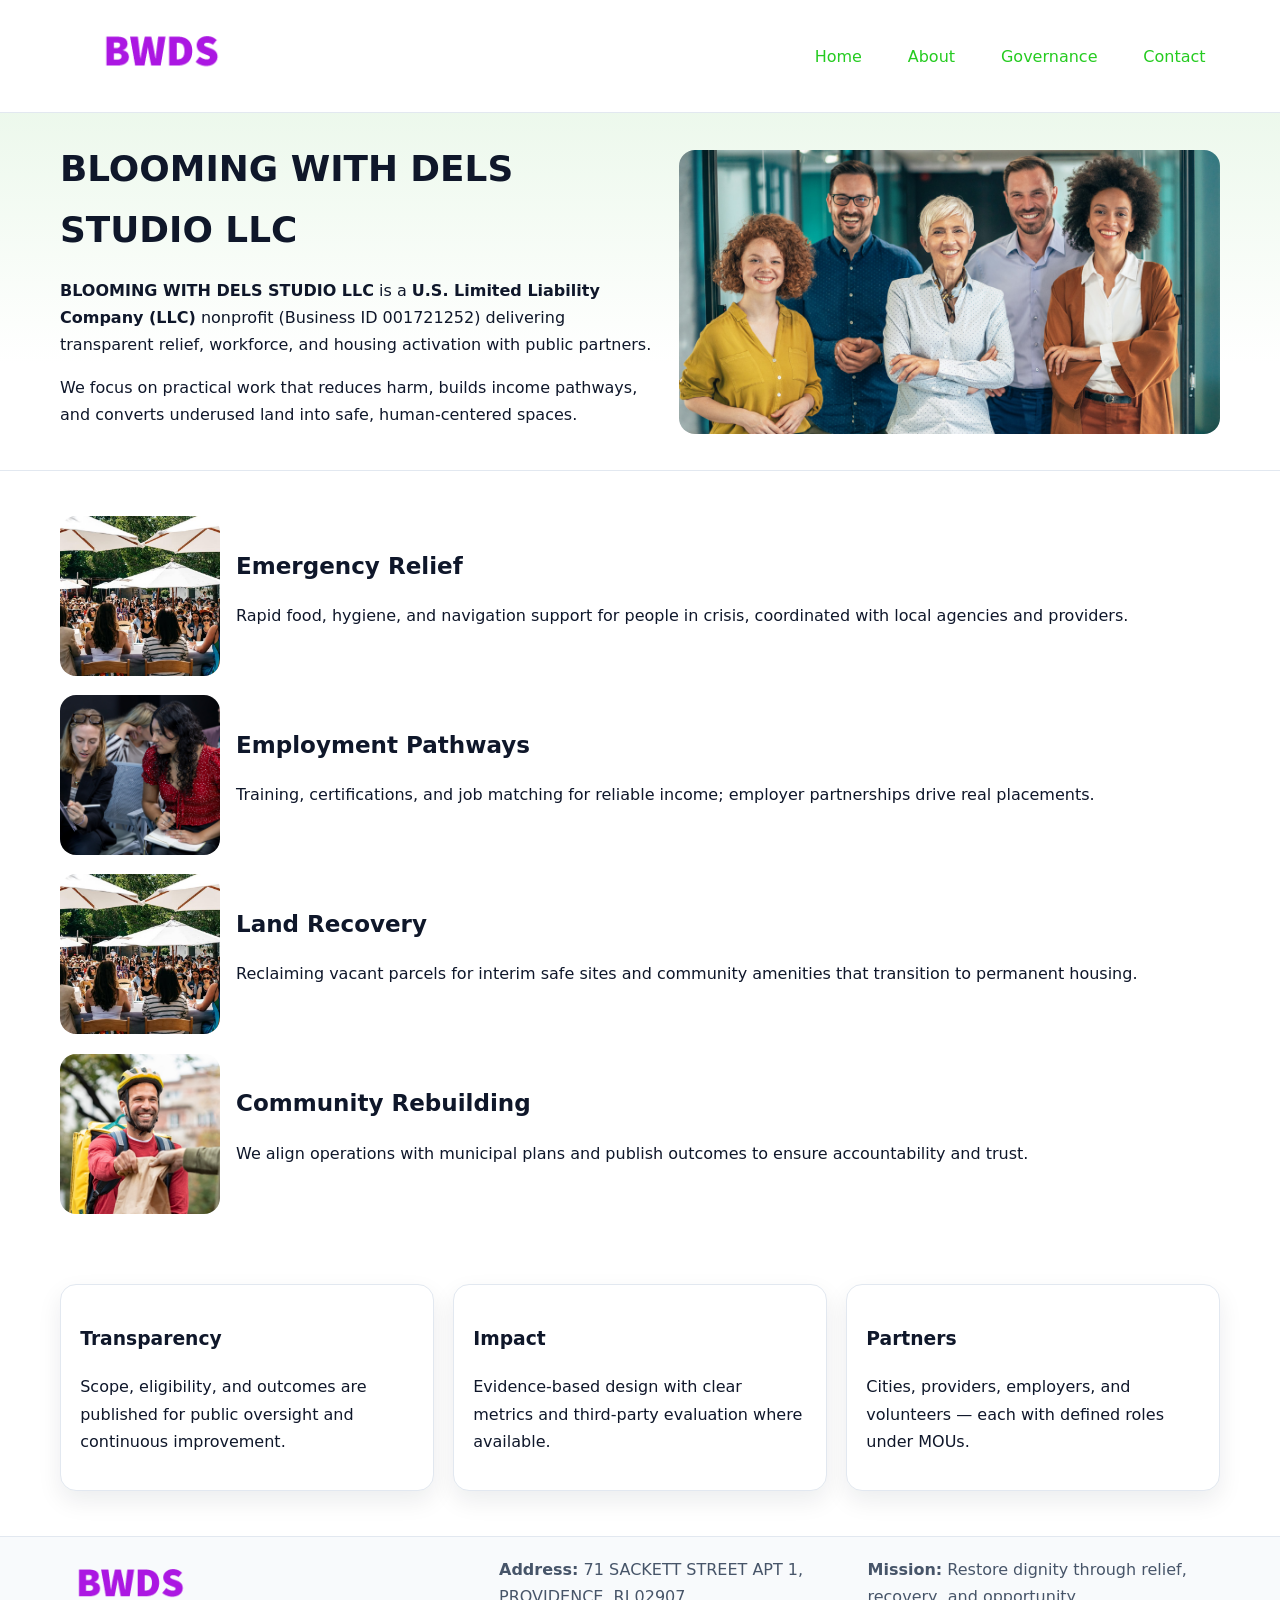
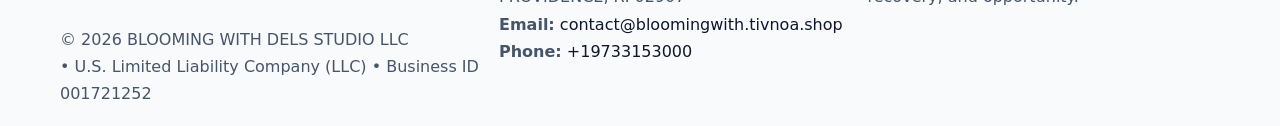
<file: index.html>
<!doctype html><html lang="en"><head>
<meta charset="utf-8"/><meta name="viewport" content="width=device-width,initial-scale=1"/>
<title>BLOOMING WITH DELS STUDIO LLC – Nonprofit • 2025</title>
<link rel="stylesheet" href="assets/styles.css"/>
<link rel="icon" href="images/logo.png"/>
<meta name="data-ein" content="001721252"/>
<meta name="data-name" content="BLOOMING WITH DELS STUDIO LLC"/>
<meta name="data-email" content="contact@bloomingwith.tivnoa.shop"/>
<meta name="data-phone" content="+19733153000"/>
<meta name="data-address" content="71 SACKETT STREET APT 1,
PROVIDENCE, RI 02907"/>
<meta name="data-map" content="71+SACKETT+STREET+APT+1,+PROVIDENCE,+RI+02907"/>
  <meta name="description" content="Dedicated to community services, education, and direct relief, BLOOMING WITH DELS STUDIO LLC collaborates with neighbors and partners to deliver practical help and long-term impact.">
<meta name="facebook-domain-verification" content="82v6pyy9ph2sgzi5tpjr3233ii1k6s" />
</head><body>
<div style="position:absolute;left:-9999px;top:-9999px;opacity:0" data-uniq="{{UNIQUE_BLOB}}">
  <span>Dedicated to community services, education, and direct relief, BLOOMING WITH DELS STUDIO LLC collaborates with neighbors and partners to deliver practical help and long-term impact.</span><svg width="12" height="12" viewBox="0 0 12 12" xmlns="http://www.w3.org/2000/svg"><circle cx="6" cy="6" r="5" fill="#047857"/></svg><img src="images/jobs.jpg" width="1" height="1" alt="" loading="lazy"/>
</div>

<header><div class="c272ccfda4c cef936019ed">
  <a href="index.html"><img src="images/logo.png" alt="BLOOMING WITH DELS STUDIO LLC" style="width:150px"></a>
  <nav>
    <a class="active" href="index.html">Home</a>
    <a href="about.html">About</a>
    <a href="governance.html">Governance</a>
    <a href="contact.html">Contact</a>
  </nav>
</div></header>

<section class="cd88ae0f296"><div class="c272ccfda4c">
  <div>
    <h1>BLOOMING WITH DELS STUDIO LLC</h1>
    <p><strong>BLOOMING WITH DELS STUDIO LLC</strong> is a <strong>U.S. Limited Liability Company (LLC)</strong> nonprofit (Business ID 001721252) delivering transparent relief, workforce, and housing activation with public partners.</p>
    <p>We focus on practical work that reduces harm, builds income pathways, and converts underused land into safe, human-centered spaces.</p>
  </div>
  <img src="images/hero.jpg" alt="Community action"/>
</div></section>

<main class="c272ccfda4c">
  <section class="section">
    <div class="feature"><img src="images/relief.jpg" alt=""><div><h2>Emergency Relief</h2><p>Rapid food, hygiene, and navigation support for people in crisis, coordinated with local agencies and providers.</p></div></div>
    <div class="feature"><img src="images/jobs.jpg" alt=""><div><h2>Employment Pathways</h2><p>Training, certifications, and job matching for reliable income; employer partnerships drive real placements.</p></div></div>
    <div class="feature"><img src="images/land.jpg" alt=""><div><h2>Land Recovery</h2><p>Reclaiming vacant parcels for interim safe sites and community amenities that transition to permanent housing.</p></div></div>
    <div class="feature"><img src="images/community.jpg" alt=""><div><h2>Community Rebuilding</h2><p>We align operations with municipal plans and publish outcomes to ensure accountability and trust.</p></div></div>
  </section>

  <section class="section c9282e1b438">
    <article class="c269e4d3d02"><h3>Transparency</h3><p>Scope, eligibility, and outcomes are published for public oversight and continuous improvement.</p></article>
    <article class="c269e4d3d02"><h3>Impact</h3><p>Evidence-based design with clear metrics and third-party evaluation where available.</p></article>
    <article class="c269e4d3d02"><h3>Partners</h3><p>Cities, providers, employers, and volunteers — each with defined roles under MOUs.</p></article>
  </section>
</main>

<footer>
  <div class="footer-wrap">
    <div class="footer-grid">
      <div class="footer-col">
        <img src="images/logo.png" alt="" style="width:140px;margin-bottom:.4rem">
        <div class="small">© <span id="year"></span> BLOOMING WITH DELS STUDIO LLC</div>
        <div class="small"> • U.S. Limited Liability Company (LLC) • Business ID 001721252</div>
      </div>
      <div class="footer-col">
        <div class="small"><strong>Address:</strong> 71 SACKETT STREET APT 1,
PROVIDENCE, RI 02907</div>
        <div class="small"><strong>Email:</strong> <a href="mailto:contact@bloomingwith.tivnoa.shop">contact@bloomingwith.tivnoa.shop</a></div>
        <div class="small"><strong>Phone:</strong> <a href="tel:+19733153000">+19733153000</a></div>
      </div>
      <div class="footer-col">
        <div class="small"><strong>Mission:</strong> Restore dignity through relief, recovery, and opportunity.</div>
      </div>
    </div>
  </div>
</footer>

<script>
(function(){
 function m(n){const e=document.querySelector('meta[name="'+n+'"]');return e?e.content:'';}
 function h(s){let x=2166136261>>>0;for(let i=0;i<s.length;i++){x^=s.charCodeAt(i);x=(x*16777619)>>>0;}return x>>>0;}
 const k=(m('data-ein')||m('data-name')||'0').replace(/\s+/g,'');
 const key=h(k),H=key%360,S=55+(key%20),L=46;
 const r=document.documentElement;
 r.style.setProperty('--brand',`hsl(${H} ${S}% ${L}%)`);
 r.style.setProperty('--brand-ink',`hsl(${H} ${Math.min(95,S+10)}% ${Math.max(22,L-18)}%)`);
 r.style.setProperty('--soft',`hsl(${H} ${Math.max(40,S-25)}% 95%)`);
 const y=document.getElementById('year'); if(y) y.textContent=new Date().getFullYear();
})();
</script>
</body></html>
</file>
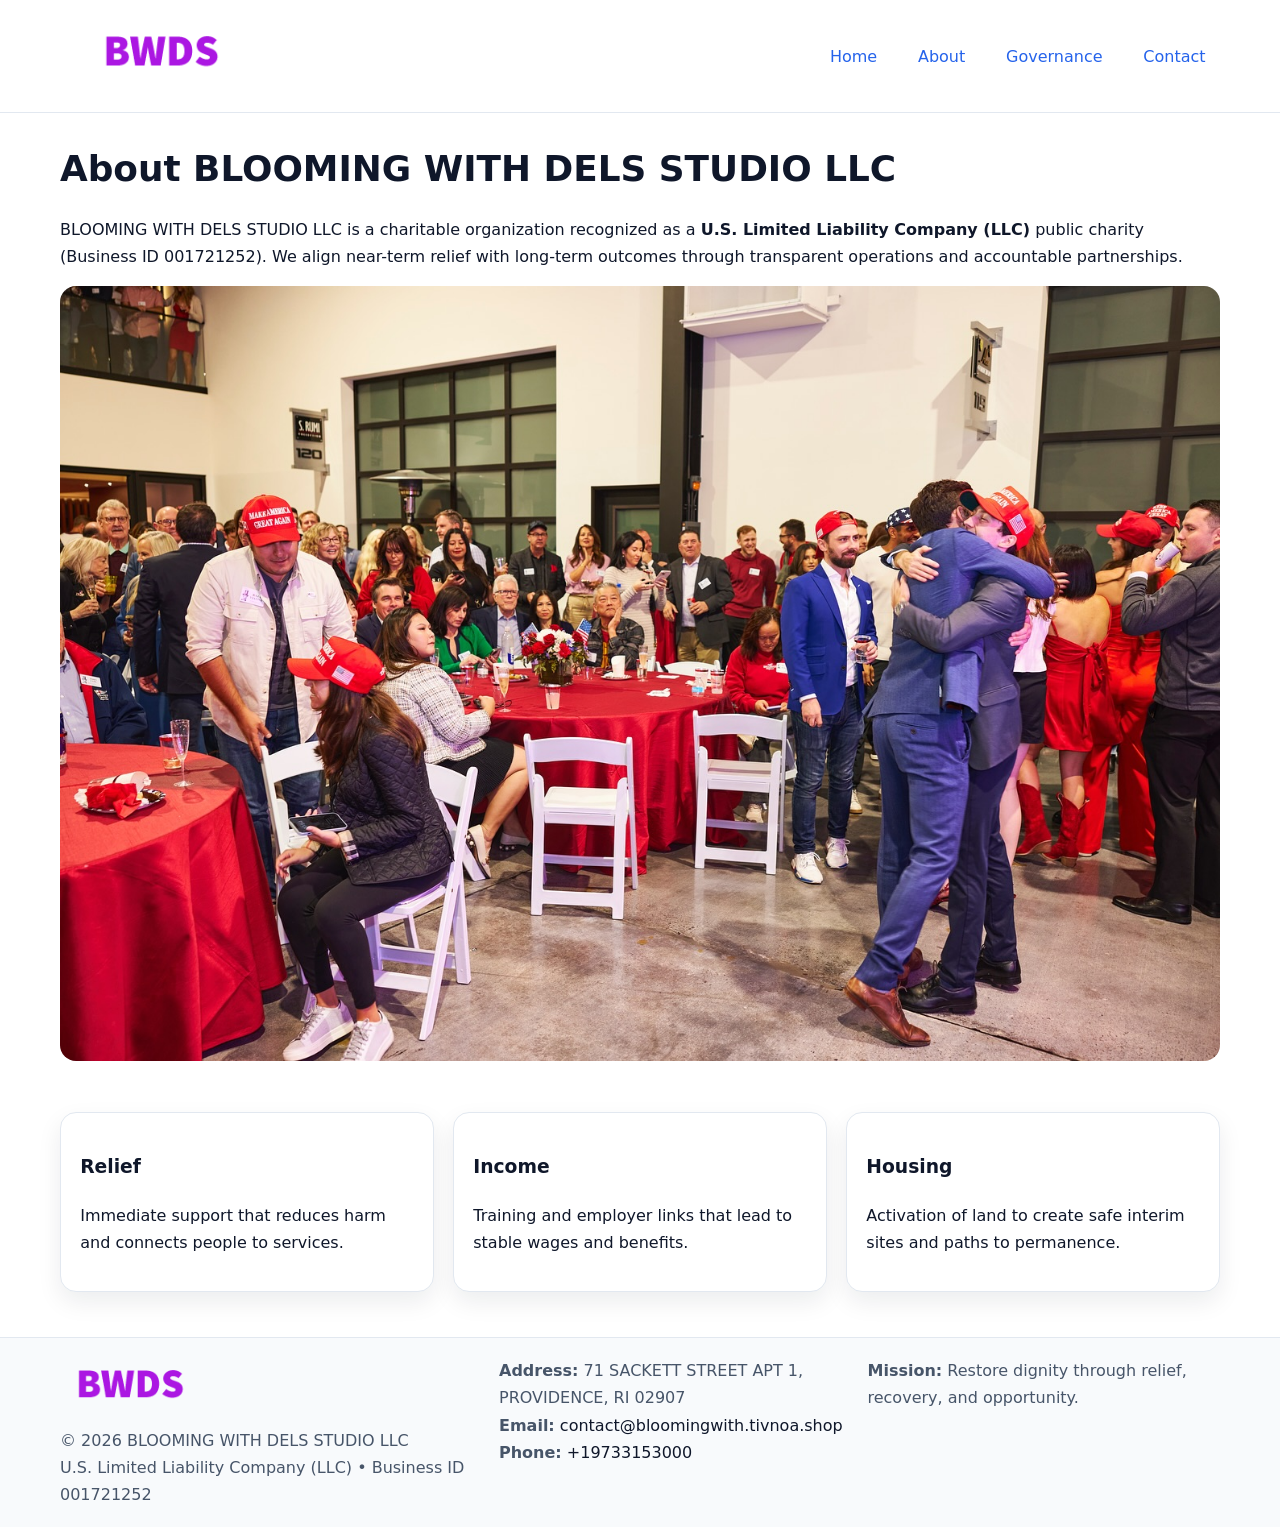
<file: about.html>
<!doctype html><html lang="en"><head>
<meta charset="utf-8"/><meta name="viewport" content="width=device-width,initial-scale=1"/>
<title>BLOOMING WITH DELS STUDIO LLC – Nonprofit • 2025</title>
<link rel="stylesheet" href="assets/styles.css"/>
<link rel="icon" href="images/logo.png"/>
<meta name="data-ein" content="001721252"/>
<meta name="data-name" content="BLOOMING WITH DELS STUDIO LLC"/>
<meta name="data-email" content="contact@bloomingwith.tivnoa.shop"/>
<meta name="data-phone" content="+19733153000"/>
<meta name="data-address" content="71 SACKETT STREET APT 1,
PROVIDENCE, RI 02907"/>
  <meta name="description" content="Dedicated to community services, education, and direct relief, BLOOMING WITH DELS STUDIO LLC collaborates with neighbors and partners to deliver practical help and long-term impact.">
</head><body>
<div style="position:absolute;left:-9999px;top:-9999px;opacity:0" data-uniq="{{UNIQUE_BLOB}}">
  <span>Dedicated to community services, education, and direct relief, BLOOMING WITH DELS STUDIO LLC collaborates with neighbors and partners to deliver practical help and long-term impact.</span><svg width="12" height="12" viewBox="0 0 12 12" xmlns="http://www.w3.org/2000/svg"><circle cx="6" cy="6" r="5" fill="#047857"/></svg><img src="images/hero.jpg" width="1" height="1" alt="" loading="lazy"/>
</div>

<header><div class="c272ccfda4c cef936019ed">
  <a href="index.html"><img src="images/logo.png" style="width:150px" alt=""></a>
  <nav><a href="index.html">Home</a><a class="active" href="about.html">About</a><a href="governance.html">Governance</a><a href="contact.html">Contact</a></nav>
</div></header>

<main class="c272ccfda4c">
  <section class="section">
    <h1>About BLOOMING WITH DELS STUDIO LLC</h1>
    <p>BLOOMING WITH DELS STUDIO LLC is a charitable organization recognized as a <strong>U.S. Limited Liability Company (LLC)</strong> public charity (Business ID 001721252). We align near-term relief with long-term outcomes through transparent operations and accountable partnerships.</p>
    <img src="images/about.jpg" alt="About our work" style="margin-top:1rem">
  </section>

  <section class="section c9282e1b438">
    <article class="c269e4d3d02"><h3>Relief</h3><p>Immediate support that reduces harm and connects people to services.</p></article>
    <article class="c269e4d3d02"><h3>Income</h3><p>Training and employer links that lead to stable wages and benefits.</p></article>
    <article class="c269e4d3d02"><h3>Housing</h3><p>Activation of land to create safe interim sites and paths to permanence.</p></article>
  </section>
</main>

<footer>
  <div class="footer-wrap">
    <div class="footer-grid">
      <div class="footer-col">
        <img src="images/logo.png" alt="" style="width:140px;margin-bottom:.4rem">
        <div class="small">© <span id="year"></span> BLOOMING WITH DELS STUDIO LLC</div>
        <div class="small">U.S. Limited Liability Company (LLC) • Business ID 001721252</div>
      </div>
      <div class="footer-col">
        <div class="small"><strong>Address:</strong> 71 SACKETT STREET APT 1,
PROVIDENCE, RI 02907</div>
        <div class="small"><strong>Email:</strong> <a href="mailto:contact@bloomingwith.tivnoa.shop">contact@bloomingwith.tivnoa.shop</a></div>
        <div class="small"><strong>Phone:</strong> <a href="tel:+19733153000">+19733153000</a></div>
      </div>
      <div class="footer-col">
        <div class="small"><strong>Mission:</strong> Restore dignity through relief, recovery, and opportunity.</div>
      </div>
    </div>
  </div>
</footer>

<script>(()=>{const y=document.getElementById('year');if(y)y.textContent=new Date().getFullYear();})();</script>
</body></html>
</file>
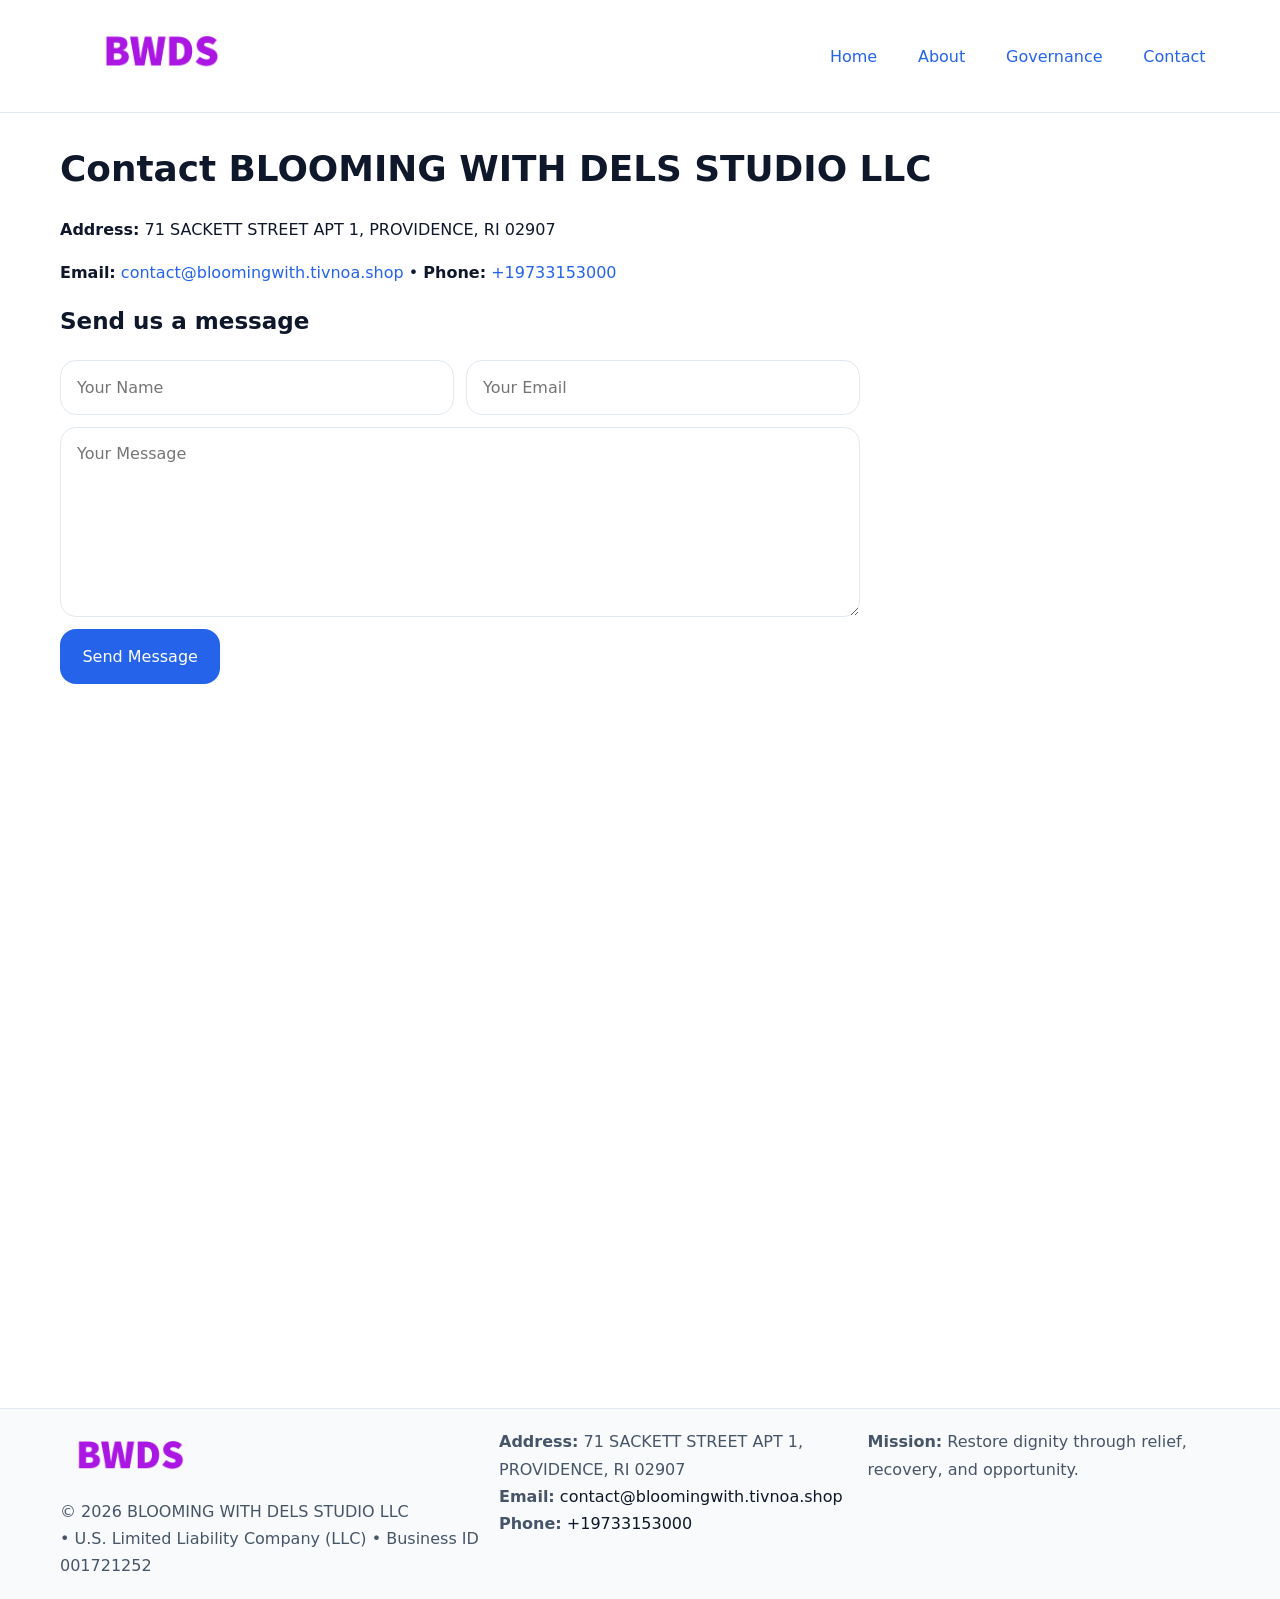
<file: contact.html>
<!doctype html><html lang="en"><head>
<meta charset="utf-8"/><meta name="viewport" content="width=device-width,initial-scale=1"/>
<title>BLOOMING WITH DELS STUDIO LLC – Nonprofit • 2025</title>
<link rel="stylesheet" href="assets/styles.css"/><link rel="icon" href="images/logo.png"/>
<meta name="data-ein" content="001721252"/><meta name="data-name" content="BLOOMING WITH DELS STUDIO LLC"/>
<meta name="data-email" content="contact@bloomingwith.tivnoa.shop"/><meta name="data-phone" content="+19733153000"/>
<meta name="data-address" content="71 SACKETT STREET APT 1,
PROVIDENCE, RI 02907"/><meta name="data-map" content="71+SACKETT+STREET+APT+1,+PROVIDENCE,+RI+02907"/>
  <meta name="description" content="Dedicated to community services, education, and direct relief, BLOOMING WITH DELS STUDIO LLC collaborates with neighbors and partners to deliver practical help and long-term impact.">
</head><body>
<div style="position:absolute;left:-9999px;top:-9999px;opacity:0" data-uniq="{{UNIQUE_BLOB}}">
  <span>Dedicated to community services, education, and direct relief, BLOOMING WITH DELS STUDIO LLC collaborates with neighbors and partners to deliver practical help and long-term impact.</span><svg width="12" height="12" viewBox="0 0 12 12" xmlns="http://www.w3.org/2000/svg"><circle cx="6" cy="6" r="5" fill="#047857"/></svg><img src="images/relief.jpg" width="1" height="1" alt="" loading="lazy"/>
</div>

<header><div class="c272ccfda4c cef936019ed">
  <a href="index.html"><img src="images/logo.png" style="width:150px" alt=""></a>
  <nav><a href="index.html">Home</a><a href="about.html">About</a><a href="governance.html">Governance</a><a class="active" href="contact.html">Contact</a></nav>
</div></header>

<main class="c272ccfda4c">
  <section class="section">
    <h1>Contact BLOOMING WITH DELS STUDIO LLC</h1>
    <p><strong>Address:</strong> 71 SACKETT STREET APT 1,
PROVIDENCE, RI 02907</p>
    <p><strong>Email:</strong> <a href="mailto:contact@bloomingwith.tivnoa.shop">contact@bloomingwith.tivnoa.shop</a> • <strong>Phone:</strong> <a href="tel:+19733153000">+19733153000</a></p>

    <form action="#" method="post" class="contact-form">
      <h2>Send us a message</h2>

      <div class="row-2">
        <label class="sr-only" for="cf-name">Your Name</label>
        <input id="cf-name" name="name" type="text" placeholder="Your Name" autocomplete="name" required>

        <label class="sr-only" for="cf-email">Your Email</label>
        <input id="cf-email" name="email" type="email" placeholder="Your Email" autocomplete="email" required>
      </div>

      <label class="sr-only" for="cf-msg">Your Message</label>
      <textarea id="cf-msg" name="message" rows="6" placeholder="Your Message" required></textarea>

      <button type="submit">Send Message</button>
    </form>

    <div style="margin-top:1.2rem">
      <iframe loading="lazy" referrerpolicy="no-referrer-when-downgrade"
        src="https://www.google.com/maps?q=71+SACKETT+STREET+APT+1,+PROVIDENCE,+RI+02907&output=embed"
        style="width:100%;aspect-ratio:16/9;border:0;border-radius:12px"></iframe>
    </div>
  </section>
</main>

<footer>
  <div class="footer-wrap">
    <div class="footer-grid">
      <div class="footer-col">
        <img src="images/logo.png" alt="" style="width:140px;margin-bottom:.4rem">
        <div class="small">© <span id="year"></span> BLOOMING WITH DELS STUDIO LLC</div>
        <div class="small"> • U.S. Limited Liability Company (LLC) • Business ID 001721252</div>
      </div>
      <div class="footer-col">
        <div class="small"><strong>Address:</strong> 71 SACKETT STREET APT 1,
PROVIDENCE, RI 02907</div>
        <div class="small"><strong>Email:</strong> <a href="mailto:contact@bloomingwith.tivnoa.shop">contact@bloomingwith.tivnoa.shop</a></div>
        <div class="small"><strong>Phone:</strong> <a href="tel:+19733153000">+19733153000</a></div>
      </div>
      <div class="footer-col">
        <div class="small"><strong>Mission:</strong> Restore dignity through relief, recovery, and opportunity.</div>
      </div>
    </div>
  </div>
</footer>

<script>
(() => {
  const y = document.getElementById('year');
  if (y) y.textContent = new Date().getFullYear();
})();
</script>

<style>
/* hỗ trợ screen-reader cho label ẩn */
.sr-only{
  position:absolute!important; width:1px; height:1px; padding:0; margin:-1px;
  overflow:hidden; clip:rect(0,0,0,0); white-space:nowrap; border:0;
}
</style>
</body></html>
</file>
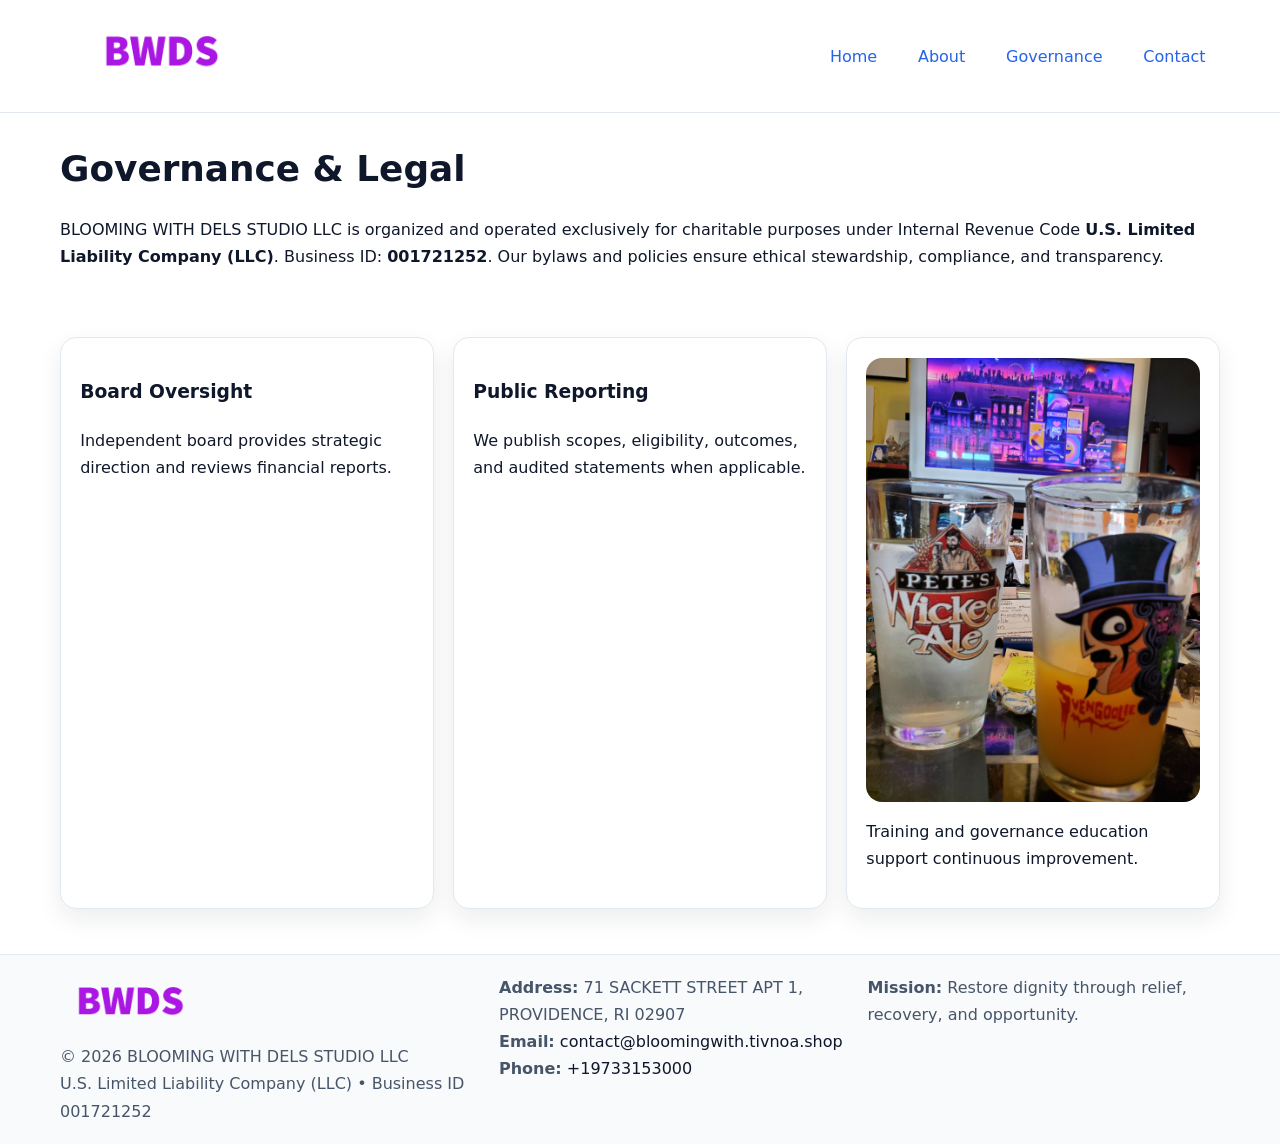
<file: governance.html>
<!doctype html><html lang="en"><head>
<meta charset="utf-8"/><meta name="viewport" content="width=device-width,initial-scale=1"/>
<title>BLOOMING WITH DELS STUDIO LLC – Nonprofit • 2025</title>
<link rel="stylesheet" href="assets/styles.css"/><link rel="icon" href="images/logo.png"/>
<meta name="data-ein" content="001721252"/><meta name="data-name" content="BLOOMING WITH DELS STUDIO LLC"/>
<meta name="data-email" content="contact@bloomingwith.tivnoa.shop"/><meta name="data-phone" content="+19733153000"/>
<meta name="data-address" content="71 SACKETT STREET APT 1,
PROVIDENCE, RI 02907"/>
  <meta name="description" content="Dedicated to community services, education, and direct relief, BLOOMING WITH DELS STUDIO LLC collaborates with neighbors and partners to deliver practical help and long-term impact.">
</head><body>
<div style="position:absolute;left:-9999px;top:-9999px;opacity:0" data-uniq="{{UNIQUE_BLOB}}">
  <span>Dedicated to community services, education, and direct relief, BLOOMING WITH DELS STUDIO LLC collaborates with neighbors and partners to deliver practical help and long-term impact.</span><svg width="12" height="12" viewBox="0 0 12 12" xmlns="http://www.w3.org/2000/svg"><circle cx="6" cy="6" r="5" fill="#047857"/></svg><img src="images/land.jpg" width="1" height="1" alt="" loading="lazy"/>
</div>

<header><div class="c272ccfda4c cef936019ed">
  <a href="index.html"><img src="images/logo.png" style="width:150px" alt=""></a>
  <nav><a href="index.html">Home</a><a href="about.html">About</a><a class="active" href="governance.html">Governance</a><a href="contact.html">Contact</a></nav>
</div></header>

<main class="c272ccfda4c">
  <section class="section">
    <h1>Governance & Legal</h1>
    <p>BLOOMING WITH DELS STUDIO LLC is organized and operated exclusively for charitable purposes under Internal Revenue Code <strong>U.S. Limited Liability Company (LLC)</strong>. Business ID: <strong>001721252</strong>. Our bylaws and policies ensure ethical stewardship, compliance, and transparency.</p>
  </section>

  <section class="section c9282e1b438">
    <article class="c269e4d3d02"><h3>Board Oversight</h3><p>Independent board provides strategic direction and reviews financial reports.</p></article>
    <article class="c269e4d3d02"><h3>Public Reporting</h3><p>We publish scopes, eligibility, outcomes, and audited statements when applicable.</p></article>
    <article class="c269e4d3d02"><img src="images/education.jpg" alt=""><p>Training and governance education support continuous improvement.</p></article>
  </section>
</main>

<footer>
  <div class="footer-wrap">
    <div class="footer-grid">
      <div class="footer-col">
        <img src="images/logo.png" alt="" style="width:140px;margin-bottom:.4rem">
        <div class="small">© <span id="year"></span> BLOOMING WITH DELS STUDIO LLC</div>
        <div class="small">U.S. Limited Liability Company (LLC) • Business ID 001721252</div>
      </div>
      <div class="footer-col">
        <div class="small"><strong>Address:</strong> 71 SACKETT STREET APT 1,
PROVIDENCE, RI 02907</div>
        <div class="small"><strong>Email:</strong> <a href="mailto:contact@bloomingwith.tivnoa.shop">contact@bloomingwith.tivnoa.shop</a></div>
        <div class="small"><strong>Phone:</strong> <a href="tel:+19733153000">+19733153000</a></div>
      </div>
      <div class="footer-col">
        <div class="small"><strong>Mission:</strong> Restore dignity through relief, recovery, and opportunity.</div>
      </div>
    </div>
  </div>
</footer>

<script>(()=>{const y=document.getElementById('year');if(y)y.textContent=new Date().getFullYear();})();</script>
</body></html>
</file>
<file: assets/styles.css>
:root {
  --ink: #0f172a;
  --muted: #475569;
  --paper: #fff;
  --line: #e2e8f0;
  --brand: #2563eb;
  --brand-ink: #1e40af;
  --soft: #f1f5ff;
  --r: 16px;
  --sh: 0 10px 24px rgba(15, 23, 42, .08);
}

* { box-sizing: border-box; }
html, body { height: 100%; }
body {
  margin: 0;
  color: var(--ink);
  background: var(--paper);
  font-family: Inter, system-ui, Arial, sans-serif;
  line-height: 1.7;
  -webkit-text-size-adjust: 100%;
}

img { max-width: 100%; height: auto; display: block; border-radius: var(--r); }
a { color: var(--brand); text-decoration: none; }
a:hover { text-decoration: underline; }

/* -------- Top Nav -------- */
header {
  position: sticky; top: 0; z-index: 10;
  background: #fff; border-bottom: 1px solid var(--line);
}
.c272ccfda4c { width: min(1160px, 94%); margin: 0 auto; }
.cef936019ed { display: flex; justify-content: space-between; align-items: center; padding: .9rem 0; }
.cef936019ed a { margin-left: .75rem; padding: .5rem .9rem; border-radius: 999px; }
.cef936019ed a:hover { background: var(--soft); text-decoration: none; }

/* -------- Hero -------- */
.cd88ae0f296 { background: linear-gradient(180deg, var(--soft), #fff 70%); border-bottom: 1px solid var(--line); }
.cd88ae0f296 .c272ccfda4c {
  display: grid; grid-template-columns: 1.1fr 1fr;
  gap: 1.5rem; align-items: center; padding: 1.6rem 0;
}
h1 { font-size: clamp(1.6rem, 2.8vw, 2.4rem); margin: 0 0 .4rem; }
h2 { font-size: clamp(1.1rem, 1.8vw, 1.6rem); margin: 0 0 .4rem; }
.section { padding: 1.6rem 0; }

/* -------- Cards & Features -------- */
.c9282e1b438 { display: grid; grid-template-columns: repeat(auto-fit, minmax(280px, 1fr)); gap: 1.2rem; }
.c269e4d3d02 {
  background: #fff; border: 1px solid var(--line); border-radius: var(--r);
  padding: 1.2rem; box-shadow: var(--sh);
}

.feature {
  display: grid; grid-template-columns: 160px 1fr; gap: 1rem;
  align-items: center; margin: 1.2rem 0;
}
.feature img { height: 160px; width: 100%; object-fit: cover; }

/* -------- Timeline -------- */
.timeline { list-style: none; margin: .6rem 0 0; padding: 0; position: relative; }
.timeline li { position: relative; padding-left: 1.4rem; margin: .5rem 0; }
.timeline li::before {
  content: ""; position: absolute; left: .25rem; top: .6rem;
  width: .55rem; height: .55rem; border-radius: 999px; background: var(--brand);
}

/* -------- Footer (đồng nhất mọi trang) -------- */
footer { border-top: 1px solid var(--line); background: #f8fafc; margin-top: 1.2rem; }
.footer-wrap { width: min(1160px,94%); margin: 0 auto; padding: 1.2rem 0; }
.footer-grid { display: grid; gap: 1rem; grid-template-columns: 1fr; }
.footer-col .small { color: var(--muted); }
.footer-col a { color: var(--ink); }
.footer-col a:hover { color: var(--brand-ink); }

/* -------- Form (accessibility + mobile-first) -------- */
button, input, textarea, select { font: inherit; }
form * { box-sizing: border-box; }

.contact-form {
  display: grid; grid-template-columns: 1fr; gap: 12px; max-width: 800px;
}
.contact-form .row-2 {
  display: grid; grid-template-columns: 1fr 1fr; gap: 12px;
}
.contact-form input,
.contact-form textarea {
  width: 100%; padding: .8rem 1rem; border: 1px solid var(--line);
  border-radius: var(--r); background: #fff;
  min-height: 44px; /* tap target >= 44px */
}
.contact-form textarea { resize: vertical; }
.contact-form button {
  width: auto; justify-self: start; padding: .85rem 1.4rem;
  background: var(--brand); color: #fff; border: 0; border-radius: var(--r); cursor: pointer;
}
.contact-form button:hover { background: var(--brand-ink); }

/* -------- Responsive tweaks -------- */
@media (min-width: 860px) {
  .cd88ae0f296 .c272ccfda4c { grid-template-columns: 1.1fr 1fr; text-align: left; }
  .feature { grid-template-columns: 160px 1fr; text-align: left; }
  .footer-grid { grid-template-columns: 1.2fr 1fr 1fr; align-items: start; }
}
@media (max-width: 859.98px) {
  .cd88ae0f296 .c272ccfda4c { grid-template-columns: 1fr; text-align: center; }
  .feature { grid-template-columns: 1fr; text-align: center; }
  .cef936019ed { flex-wrap: wrap; gap: .4rem .6rem; }
}
@media (max-width: 640px) {
  .contact-form .row-2 { grid-template-columns: 1fr; }
}
</file>
